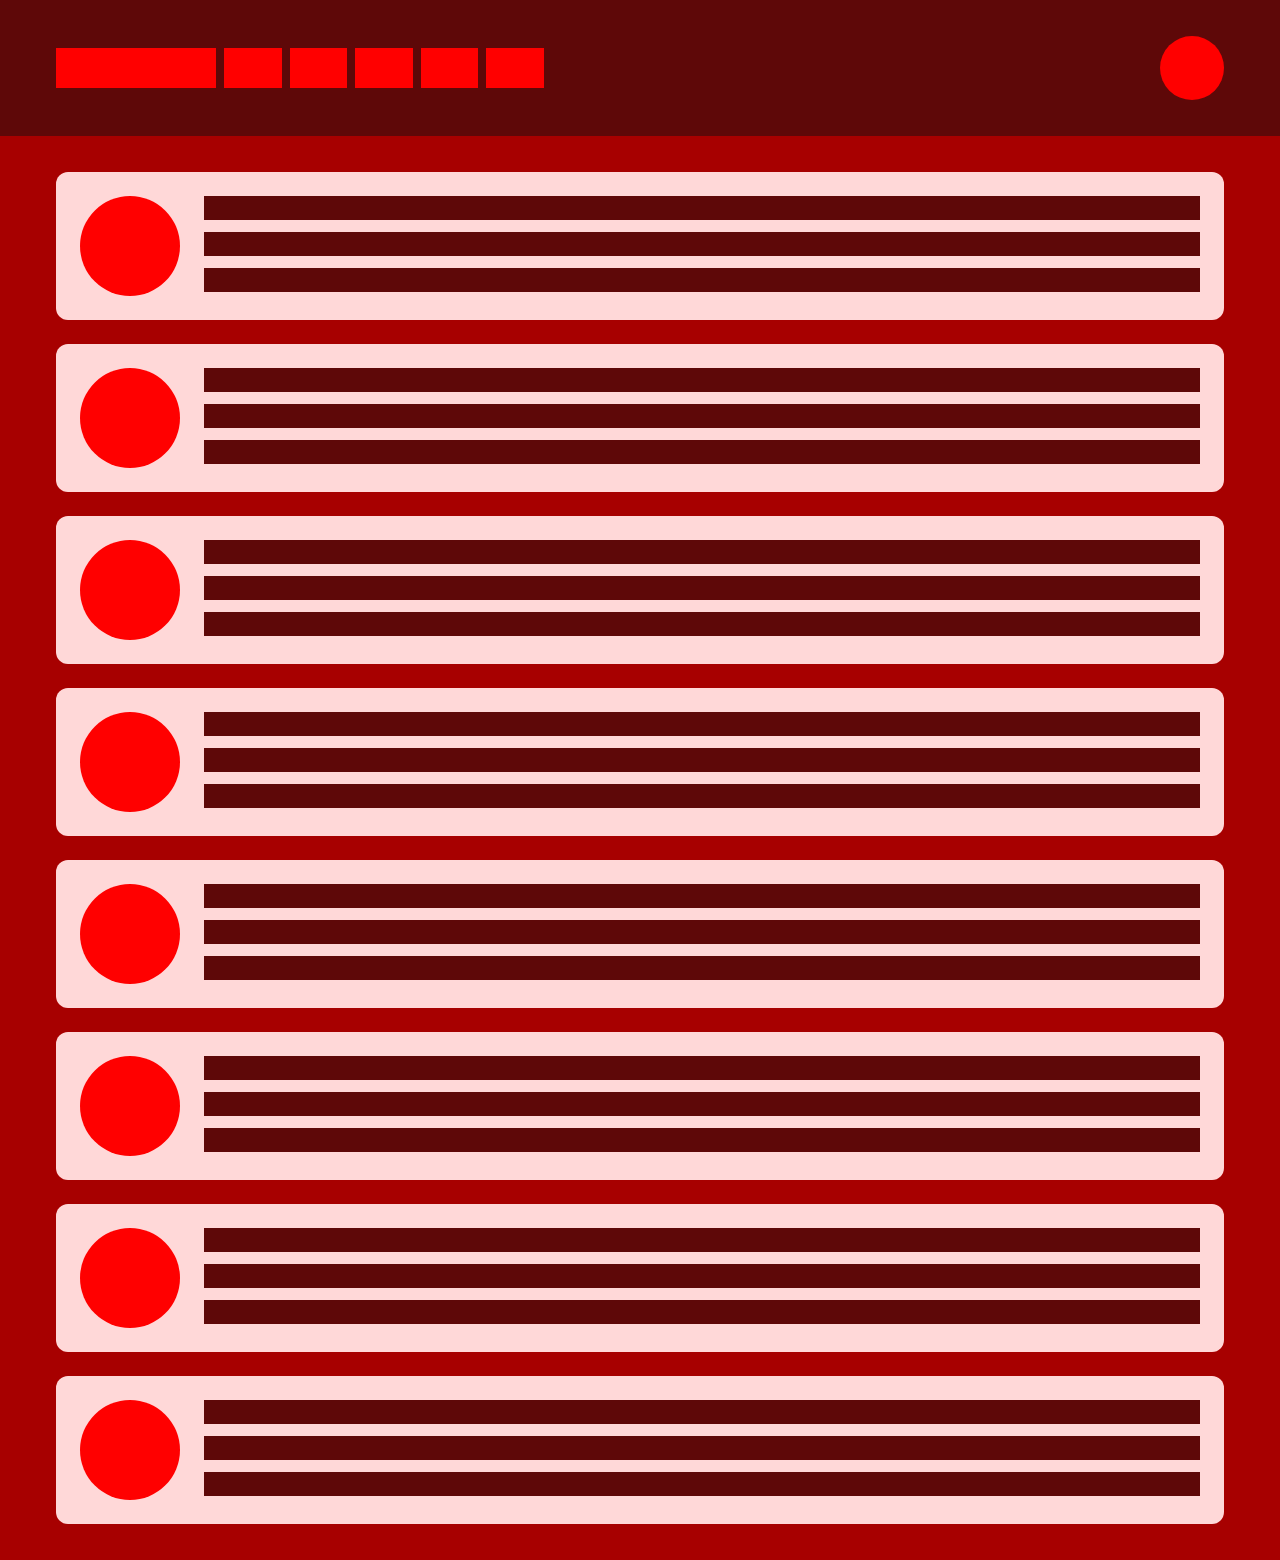
<file: Latout 4/index.html>
<!DOCTYPE html>
<html lang="en">

<head>
    <meta charset="UTF-8">
    <meta name="viewport" content="width=device-width, initial-scale=1.0">
    <title>Layout 4</title>
    <link rel="stylesheet" href="styles.css">
</head>

<body>
    <nav>
      <section class="container navigation">
        <div class="left_nav">
          <div class="logo"></div>
          <div class="link"></div>
          <div class="link"></div>
          <div class="link"></div>
          <div class="link"></div>
          <div class="link"></div>
        </div>
        <div class="avatar"></div>
      </section>
    </nav>

    <main class="container">
      <div class="card">
        <div>
          <div class="circle"></div>
        </div>
        <div class="line_container">
          <div class="line"></div>
          <div class="line"></div>
          <div class="line"></div>
        </div>
      </div>
      <div class="card">
        <div>
          <div class="circle"></div>
        </div>
        <div class="line_container">
          <div class="line"></div>
          <div class="line"></div>
          <div class="line"></div>
        </div>
      </div>
      <div class="card">
        <div>
          <div class="circle"></div>
        </div>
        <div class="line_container">
          <div class="line"></div>
          <div class="line"></div>
          <div class="line"></div>
        </div>
      </div>
      <div class="card">
        <div>
          <div class="circle"></div>
        </div>
        <div class="line_container">
          <div class="line"></div>
          <div class="line"></div>
          <div class="line"></div>
        </div>
      </div>
      <div class="card">
        <div>
          <div class="circle"></div>
        </div>
        <div class="line_container">
          <div class="line"></div>
          <div class="line"></div>
          <div class="line"></div>
        </div>
      </div>
      <div class="card">
        <div>
          <div class="circle"></div>
        </div>
        <div class="line_container">
          <div class="line"></div>
          <div class="line"></div>
          <div class="line"></div>
        </div>
      </div>
      <div class="card">
        <div>
          <div class="circle"></div>
        </div>
        <div class="line_container">
          <div class="line"></div>
          <div class="line"></div>
          <div class="line"></div>
        </div>
      </div>
      <div class="card">
        <div>
          <div class="circle"></div>
        </div>
        <div class="line_container">
          <div class="line"></div>
          <div class="line"></div>
          <div class="line"></div>
        </div>
      </div>
    </main>
</body>

</html>
</file>
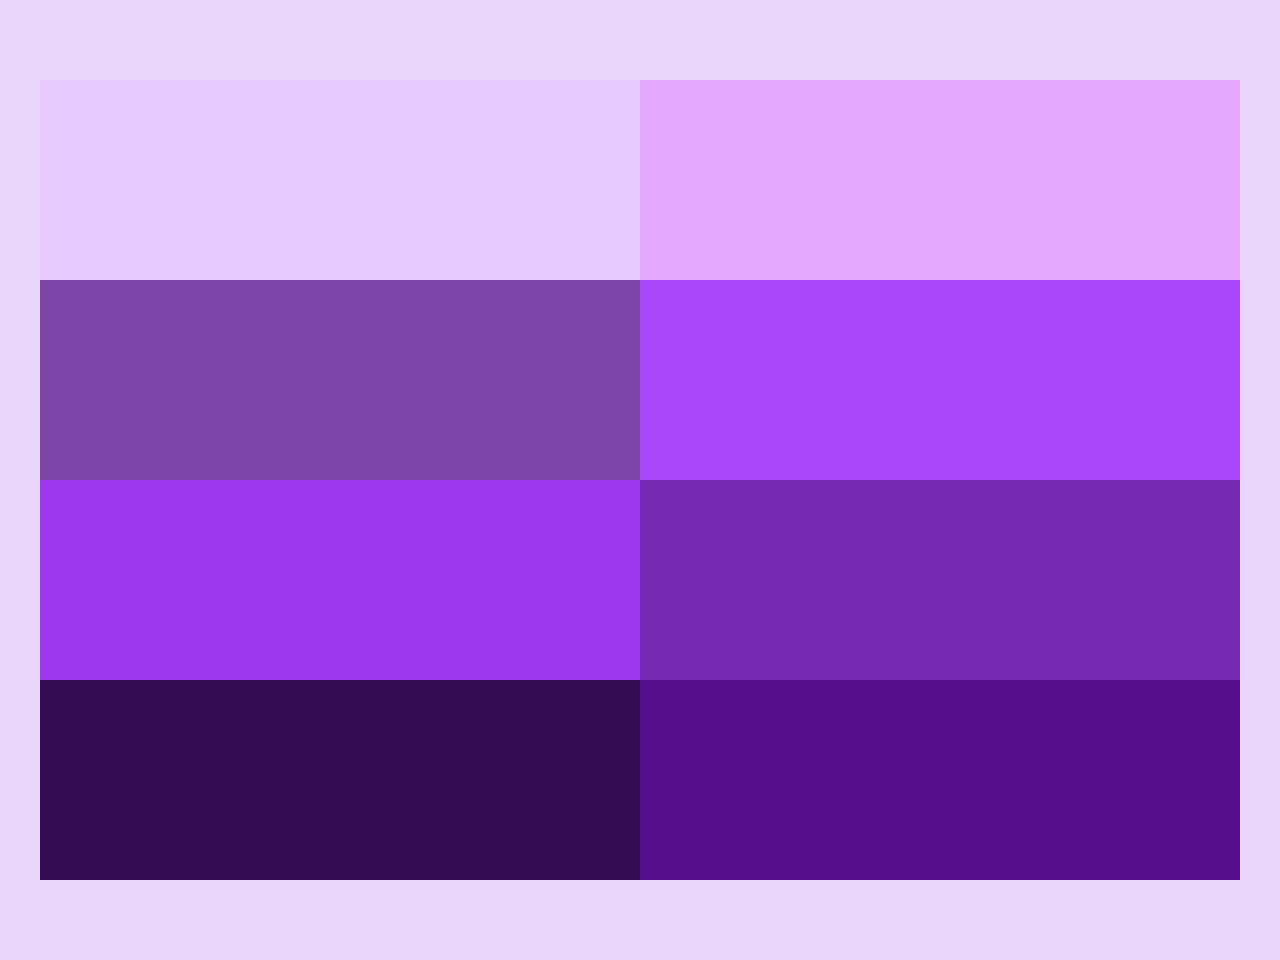
<file: Layout 1/index.html>
<!DOCTYPE html>
<html lang="en">
<head>
    <meta charset="UTF-8">
    <meta name="viewport" content="width=device-width, initial-scale=1.0">
    <title>CSS Layout Practice 1 </title>
    <link rel="stylesheet" href="styles.css">
</head>
<body>
 
    <section class="container">
            <section class="box-container">
                <div class="box box1"></div>
                <div class="box box2"></div>
            </section>
            <section class="box-container">
                <div class="box box3"></div>
                <div class="box box4"></div>
            </section>
            <section class="box-container">
                <div class="box box5"></div>
                <div class="box box6"></div>
            </section>
            <section class="box-container">
                <div class="box box7"></div>
                <div class="box box8"></div>
            </section>
    </section>
</body>
</html>
</file>
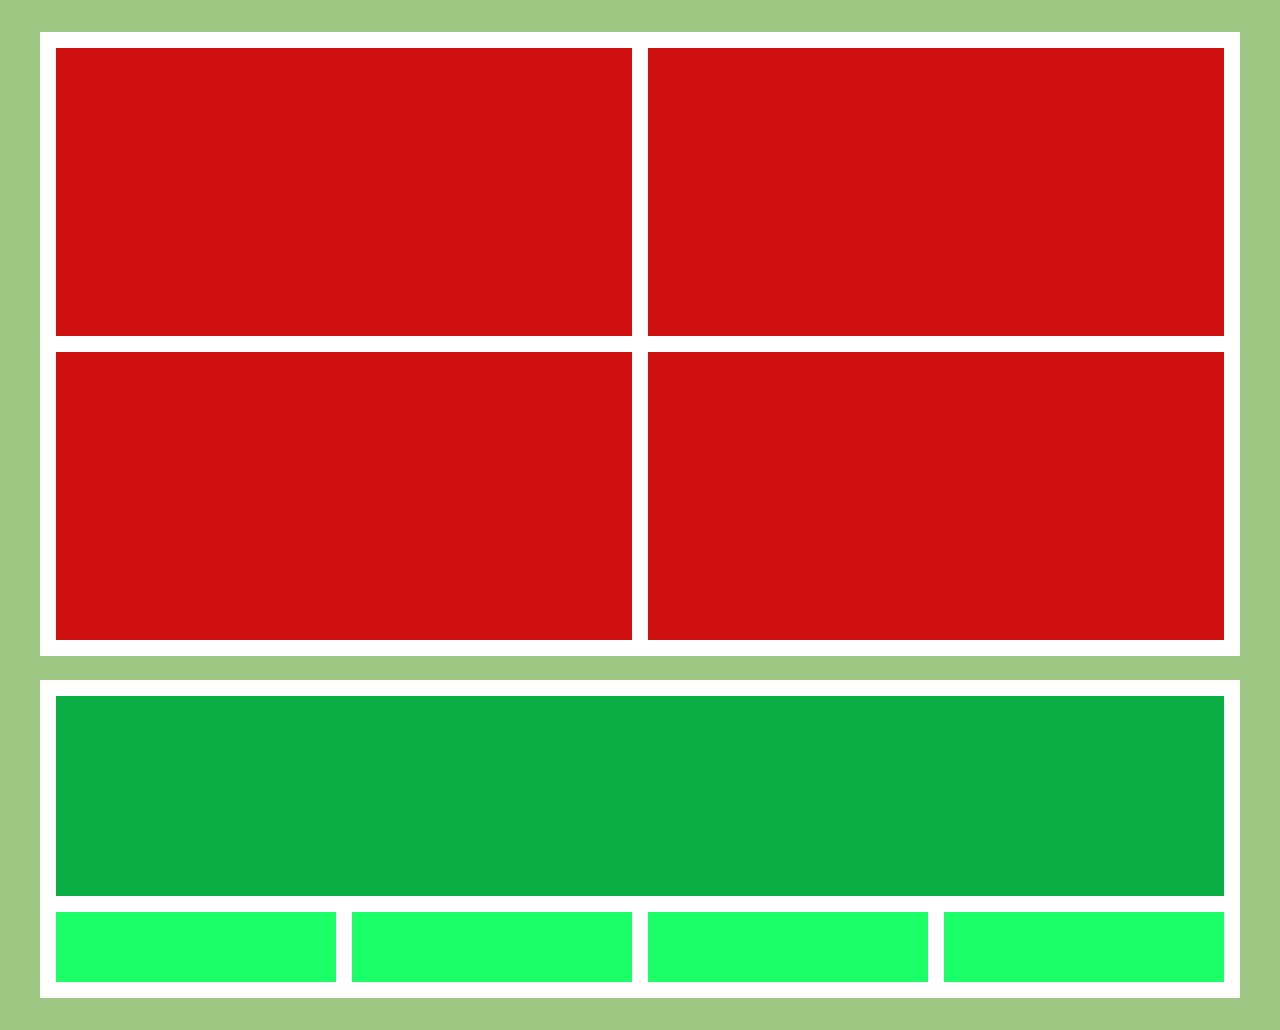
<file: Layout 5/index.html>
<!DOCTYPE html>
<html lang="en">
<head>
    <meta charset="UTF-8">
    <meta name="viewport" content="width=device-width, initial-scale=1.0">
    <title>CSS Layout 5</title>
    <link rel="stylesheet" href="styles.css">
</head>
<body>
    <div class="layout_main_spacing">
        <section class="container top_container">
            <div class="red_box"></div>
            <div class="red_box"></div>
            <div class="red_box"></div>
            <div class="red_box"></div>
        </section>

        <section class="container bottom_container">
            <div class="dark_green_box"></div>
            <div class="green_grid">
                <div class="light_green_box"></div>
                <div class="light_green_box"></div>
                <div class="light_green_box"></div>
                <div class="light_green_box"></div>
            </div>
        </section>

    </div>
</body>
</html>
</file>
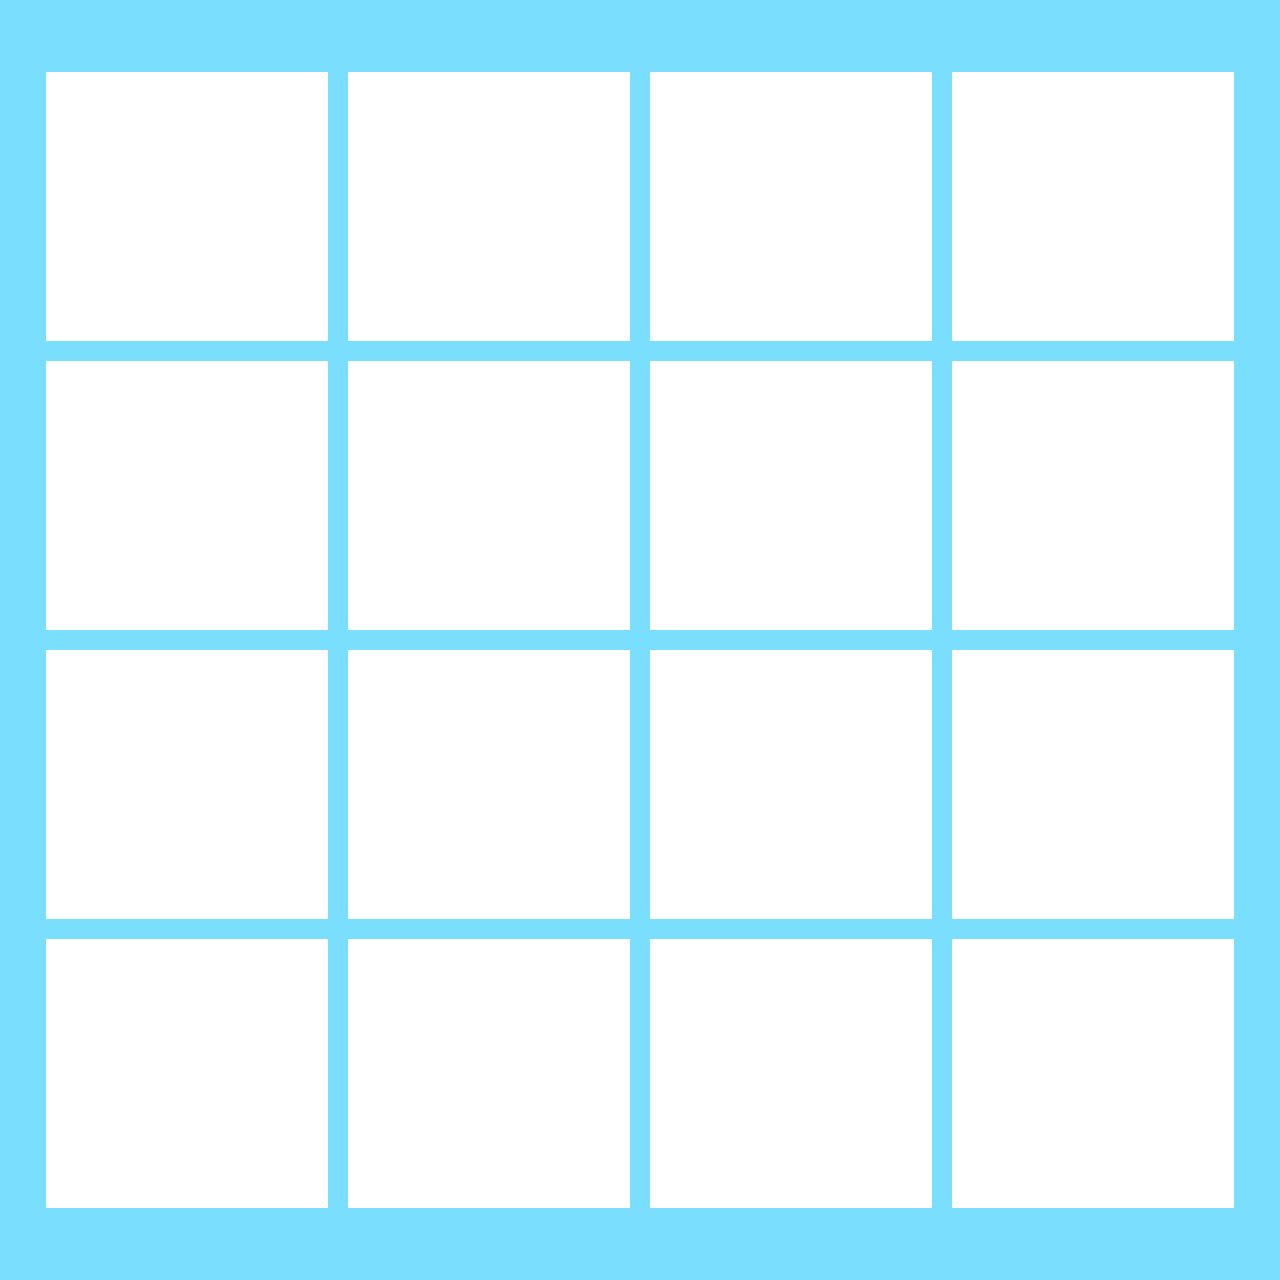
<file: layout2(Grid)/index.html>
<!DOCTYPE html>
<html lang="en">
<head>
    <meta charset="UTF-8">
    <meta name="viewport" content="width=device-width, initial-scale=1.0">
    <title>CSS Grid Layout 2</title>
    <link rel="stylesheet" href="styles.css">
</head>
<body>
    <section class="container grid">
        <div class="box"></div>
        <div class="box"></div>
        <div class="box"></div>
        <div class="box"></div>
        <div class="box"></div>
        <div class="box"></div>
        <div class="box"></div>
        <div class="box"></div>
        <div class="box"></div>
        <div class="box"></div>
        <div class="box"></div>
        <div class="box"></div>
        <div class="box"></div>
        <div class="box"></div>
        <div class="box"></div>
        <div class="box"></div>

    </section>
</body>
</html>
</file>
<file: Latout 4/styles.css>
:root {
  --body: #a70000;
  --brown: #5e0808;
  --red: #ff0000;
  --card: #ffd8d8;
}

* {
  margin: 0;
  padding: 0;
  box-sizing: border-box;
}
body {
  background-color: var(--body);
}
.container {
  max-width: 1200px;
  margin: 0 auto;
  padding: 36px 16px;
}

nav {
  background-color: var(--brown);
}

.navigation {
  display: flex;
  height: 100%;
  align-items: center;
  justify-content: space-between;
  min-height: 93px;
}
.left_nav {
  display: flex;
  max-width: 488px;
  height: 100%;
  width: 100%;
  gap: 8px;
  align-items: center;
}

.logo {
  background: var(--red);
  height: 40px;
  min-width: 160px;
}
.link {
  background: var(--red);
  height: 40px;
  width: 100%;
}

.avatar {
  background: var(--red);
  height: 64px;
  width: 64px;
  border-radius: 100%;
}

main {
  padding-top: 36px;
  display: flex;
  flex-direction: column;
  gap: 24px;
}
/* Card Styling  */

.card {
  background-color: var(--card);
  padding: 24px;
  border-radius: 12px;
  display: flex;
  gap: 24px;
}

.circle {
  background-color: var(--red);
  border-radius: 100%;
  height: 100px;
  width: 100px;
}

.line {
  height: 24px;
  width: 100%;
  background-color: var(--brown);
}

.line_container {
  display: flex;
  flex-direction: column;
  gap: 12px;
  width: 100%;
}
/* big display */
@media screen and (width > 1200px) {
}
/* Tablet */
@media screen and (width < 1200px) and (width > 450px) {
}
/* Phone  */
@media screen and (width < 600px) {
  .logo {
    background: var(--red);
    height: 40px;
    min-width: 70px;
  }
  .avatar {
    height: 48px;
    width: 48px;
    flex-wrap: wrap;
  }
  .left_nav {
    max-width: 266px;
  }
}
</file>
<file: Layout 1/styles.css>
*{
    margin: 0;
    padding: 0;
    box-sizing: border-box;
}
body{
    background-color: #EBD6FB;
}
.container{
  max-width: 1200px;
  height: 800px;
  margin: 80px 60px;
}
.box-container{
    display: flex;
}
.box{
    width: 100%;
    height: 200px;
}

.box1 {
  background-color: #e7caff;
}

.box2 {
  background-color: #e3a7ff;
}
.box3 {
  background-color: #7e45a8;
}
.box4 {
  background-color: #ab47fb;
}
.box5 {
  background-color: #9e38ef;
}
.box6 {
  background-color: #7629b2;
}
.box7 {
  background-color: #340c53;
}
.box8 {
  background-color: #560e8d;
}

@media screen and (width >1200px) {
    .container{
        margin: 80px auto;
    }
}
@media screen and (width <1200px) and (width > 450px) {
    .container{
        margin:40px 24px;
    }
}

@media screen and (width <450px) {
    .container{
        height: 800px;
        width: 360px;
        margin: 24px auto;
    }
    .box{
        height: 360px;
        width: 200px;
    }

}
</file>
<file: Layout 5/styles.css>
* {
  margin: 0;
  padding: 0;
  box-sizing: border-box;
}

:root {
  --bg: #9DC783;
  --container: #fff;
  --red: #d01010;
  --dark-green: #0AAE42;
  --light-green: #1BFF69;
}

body {
  background-color: var(--bg);
}

/* MAIN WRAPPER */
.layout_main_spacing {
  padding: 16px;
  margin: 16px;
}

/* COMMON CONTAINER */
.container {
  width: 100%;
  max-width: 1200px;
  margin: auto;
}

/* TOP GRID */
.top_container {
  background-color: var(--container);
  display: grid;
  grid-template-columns: repeat(2, 1fr);
  gap: 16px;
  padding: 16px;
}

.red_box {
  background-color: var(--red);
  width: 100%;
  aspect-ratio: 2 / 1; /* responsive height */
}

/* BOTTOM SECTION */
.bottom_container {
  margin-top: 24px;
  background-color: var(--container);
  display: flex;
  flex-direction: column;
  padding: 16px;
}

.dark_green_box {
  width: 100%;
  height: 200px;
  background-color: var(--dark-green);
}

/* GREEN GRID */
.green_grid {
  display: flex;
  gap: 16px;
  margin-top: 16px;
}

.light_green_box {
  flex: 1;
  height: 70px;
  background-color: var(--light-green);
}

/* 📱 MOBILE */
@media (max-width: 768px) {

  .top_container {
    grid-template-columns: 1fr; /* stack red boxes */
  }

  .green_grid {
    display: grid;
    grid-template-columns: 1fr;
    gap: 12px;
  }

  .light_green_box {
    width: 100%;
    height: 60px;
  }

  .dark_green_box {
    height: 150px;
  }
}

/* 📟 TABLET */
@media (min-width: 769px) and (max-width: 1024px) {
  .top_container {
    grid-template-columns: repeat(2, 1fr);
  }

  .green_grid {
    display: grid; /* 🔥 switch to grid */
    grid-template-columns: repeat(2, 1fr);
    gap: 16px;
  }

  .light_green_box {
    width: 100%;
  }
}
</file>
<file: layout2(Grid)/styles.css>
*{
    margin: 0;
    padding: 0;
    box-sizing: border-box;
}
body{
    background-color: #7adfff;
}

.container{
    max-width: 1220px;
    min-height: 800px;
    margin: 70px auto;
    padding: 0 16px;
}

.box{
    width: 100%;
    background-color: white;
    height: 269px;
}
.grid{
    display: grid;
    grid-template-columns: repeat(4,1fr);
    gap: 20px;
}

@media screen and (width > 1200px){
.grid{
    display: grid;
    grid-template-columns: repeat(4,1fr);
    gap: 20px;
}
.container{
  margin: 72px auto;
}

}
@media screen and (width < 1200px) and (width > 900){
.grid{
    display: grid;
    grid-template-columns: repeat(2,1fr);
    gap: 20px;
}
.container{
  margin: 49px auto;
}
}
@media screen and (width < 900px) and (width > 450px){
.grid{
    display: grid;
    grid-template-columns: repeat(3,1fr);
    gap: 16px;
}
.container{
  margin: 40px auto;
}
}
@media screen and (width < 450px){
.grid{
    display: grid;
    grid-template-columns: repeat(1,1fr);
    gap: 16px;
}
.container{
  margin: 32px auto;
}
}
</file>
